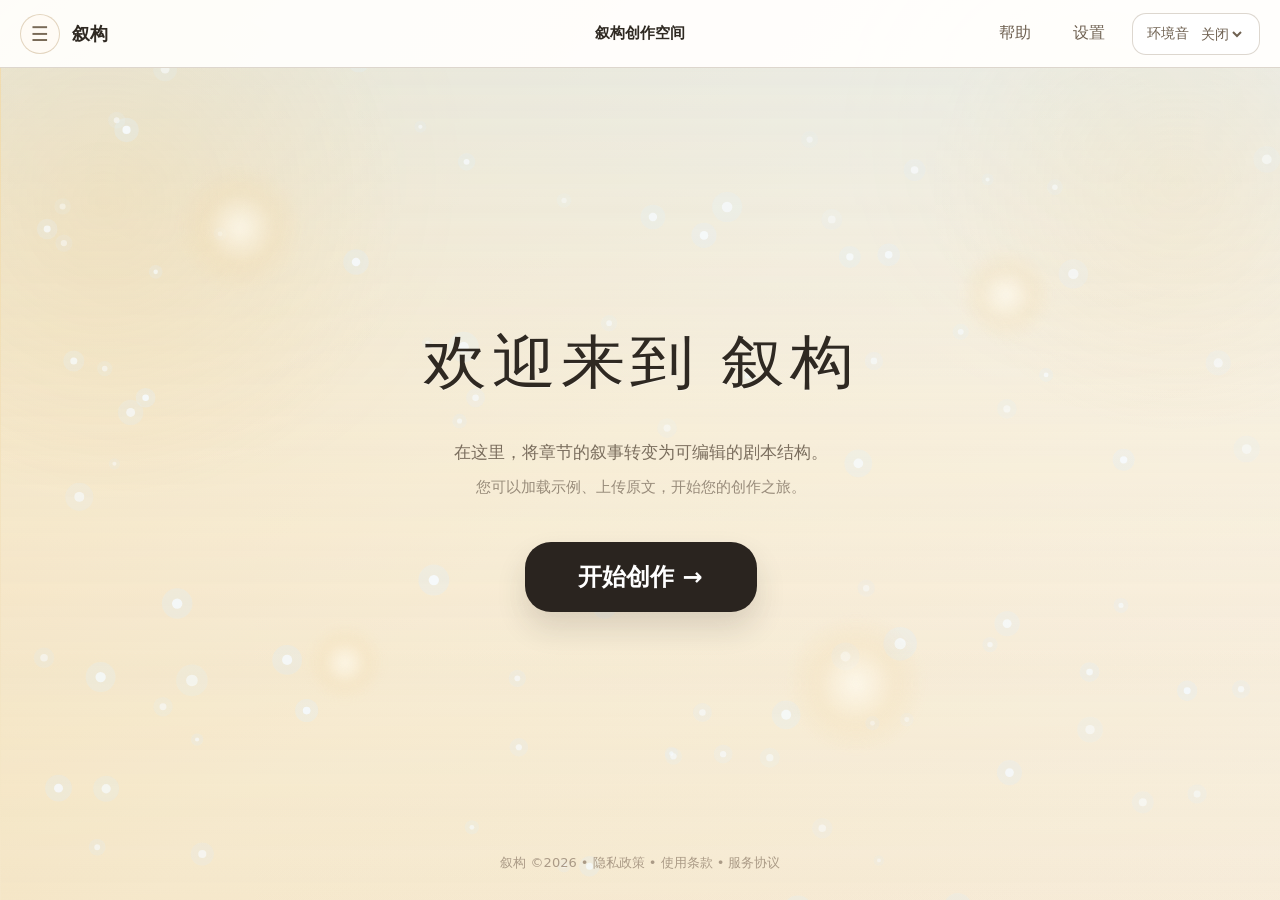
<file: frontend/index.html>
<!DOCTYPE html>
<html lang="zh-CN">
<head>
  <meta charset="UTF-8">
  <meta name="viewport" content="width=device-width, initial-scale=1.0">
  <title>叙构 | 欢迎页</title>
  <link rel="stylesheet" href="styles.css?v=20260607f">
</head>
<body>
  <div class="welcome-shell">
    <header class="welcome-topbar">
      <div class="topbar-left">
        <button type="button" class="menu-toggle" id="openSidebarBtn" aria-label="切换记忆栏">☰</button>
        <span class="brand-mark">叙构</span>
      </div>
      <div class="topbar-center">叙构创作空间</div>
      <div class="topbar-right">
        <button type="button" class="ghost-chip">帮助</button>
        <button type="button" class="ghost-chip">设置</button>
        <label class="noise-control" for="noiseSelect">
          <span>环境音</span>
          <select id="noiseSelect" aria-label="环境音选择">
            <option value="off" selected>关闭</option>
            <option value="fireplace">篝火</option>
            <option value="rain">雨声</option>
          </select>
        </label>
      </div>
    </header>

    <main class="welcome-stage">
      <aside class="memory-sidebar" id="memorySidebar" aria-label="记忆侧栏">
        <div class="memory-sidebar-header">
          <h2>对话记忆</h2>
          <button type="button" class="icon-button" id="closeSidebarBtn" aria-label="收起记忆栏">−</button>
        </div>

        <div class="memory-list-wrapper">
          <div class="memory-list" id="memoryList"></div>
        </div>
      </aside>

      <section class="welcome-panel" id="welcomePanel">
        <canvas class="snow-canvas" id="snowCanvas" aria-hidden="true"></canvas>
        <div class="floating-orbs" aria-hidden="true">
          <span class="orb orb-one"></span>
          <span class="orb orb-two"></span>
          <span class="orb orb-three"></span>
          <span class="orb orb-four"></span>
        </div>
        <div class="welcome-copy">
          <h1 class="hero-title">欢迎来到 叙构</h1>
          <p>
            在这里，将章节的叙事转变为可编辑的剧本结构。<br>
            <span class="hero-subline">您可以加载示例、上传原文，开始您的创作之旅。</span>
          </p>
          <button type="button" class="start-button" id="startCreateBtn">开始创作 →</button>
        </div>

        <footer class="welcome-footer">叙构 ©2026 • 隐私政策 • 使用条款 • 服务协议</footer>
      </section>
    </main>
  </div>

  <div class="modal-backdrop notebook-modal-backdrop" id="createNotebookModal" hidden>
    <div class="notebook-modal-card" role="dialog" aria-modal="true" aria-labelledby="createNotebookModalTitle">
      <button type="button" class="modal-close notebook-modal-close" id="closeNotebookModalBtn" aria-label="关闭创建笔记本弹窗">×</button>
      <div class="notebook-modal-header">
        <p class="modal-kicker">Create</p>
        <h2 id="createNotebookModalTitle">创建新笔记本</h2>
      </div>

      <form class="notebook-modal-form" id="createNotebookForm">
        <label class="notebook-field-group" for="notebookTitleInput">
          <span class="notebook-field-label">笔记本名称</span>
          <input
            id="notebookTitleInput"
            name="title"
            type="text"
            maxlength="80"
            placeholder="例如：长篇世界观设定"
            required
          >
        </label>

        <label class="notebook-field-group" for="notebookDescriptionInput">
          <span class="notebook-field-label">笔记本说明</span>
          <textarea
            id="notebookDescriptionInput"
            name="description"
            rows="6"
            maxlength="240"
            placeholder="补充这个笔记本的用途、当前进度或写作方向。"
          ></textarea>
        </label>

        <p class="notebook-form-message" id="createNotebookMessage" hidden></p>

        <button type="submit" class="notebook-submit-btn" id="submitNotebookBtn">创建笔记本</button>
      </form>
    </div>
  </div>

  <script src="audio-player.js?v=20260607e"></script>
  <script src="app.js?v=20260607f"></script>
</body>
</html>
</file>
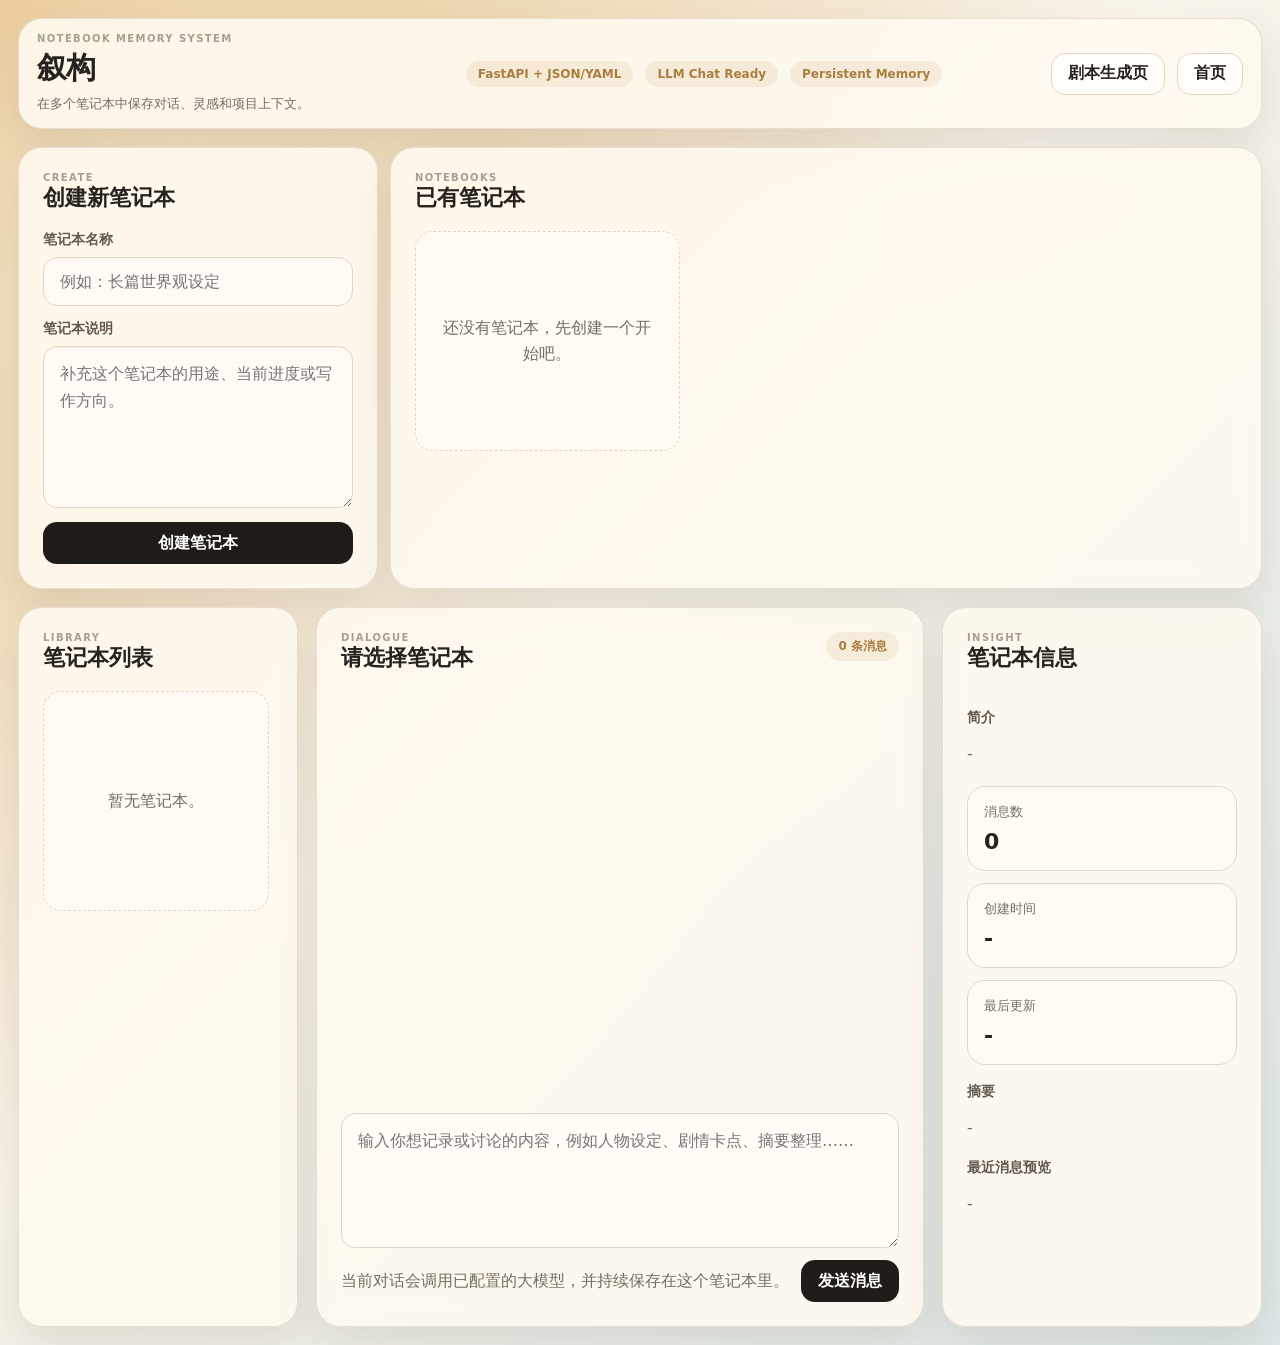
<file: frontend/notebook.html>
<!DOCTYPE html>
<html lang="zh-CN">
<head>
  <meta charset="UTF-8">
  <meta name="viewport" content="width=device-width, initial-scale=1.0">
  <title>叙构 | 多笔记本记忆系统</title>
  <link rel="stylesheet" href="notebook-styles.css?v=20260607g">
</head>
<body>
  <div class="page-shell">
    <header class="topbar">
      <div class="brand-block">
        <p class="eyebrow">Notebook Memory System</p>
        <h1>叙构</h1>
        <p class="brand-subtitle">在多个笔记本中保存对话、灵感和项目上下文。</p>
      </div>

      <div class="topbar-center">
        <span class="topbar-pill">FastAPI + JSON/YAML</span>
        <span class="topbar-pill">LLM Chat Ready</span>
        <span class="topbar-pill">Persistent Memory</span>
      </div>

      <div class="top-actions">
        <button type="button" class="btn secondary" id="scriptGeneratorBtn">剧本生成页</button>
        <button type="button" class="btn secondary" id="homeBtn">首页</button>
      </div>
    </header>

    <main class="app-main">
      <section class="home-view" id="homeView">
        <section class="panel hero-panel">
          <div class="summary-stats">
            <article class="summary-card">
              <span>笔记本数</span>
              <strong id="homeNotebookCount">0</strong>
            </article>
            <article class="summary-card">
              <span>消息总数</span>
              <strong id="homeMessageCount">0</strong>
            </article>
            <article class="summary-card">
              <span>最近更新</span>
              <strong id="homeUpdatedAt">-</strong>
            </article>
          </div>
        </section>

        <div class="home-grid">
          <section class="panel create-panel">
            <div class="panel-heading">
              <div>
                <p class="section-kicker">Create</p>
                <h2>创建新笔记本</h2>
              </div>
            </div>

            <form id="createNotebookForm" class="stack-form">
              <label class="field-group">
                <span class="field-label">笔记本名称</span>
                <input id="notebookTitleInput" name="title" type="text" maxlength="80" placeholder="例如：长篇世界观设定">
              </label>

              <label class="field-group">
                <span class="field-label">笔记本说明</span>
                <textarea id="notebookDescriptionInput" name="description" rows="5" maxlength="240" placeholder="补充这个笔记本的用途、当前进度或写作方向。"></textarea>
              </label>

              <button type="submit" class="btn primary full-width" id="createNotebookBtn">创建笔记本</button>
            </form>
          </section>

          <section class="panel notebooks-panel">
            <div class="panel-heading">
              <div>
                <p class="section-kicker">Notebooks</p>
                <h2>已有笔记本</h2>
              </div>
            </div>

            <div class="notebook-grid" id="homeNotebookGrid"></div>
          </section>
        </div>
      </section>

      <section class="workspace-view" id="workspaceView" hidden>
        <aside class="panel sidebar-panel">
          <div class="panel-heading">
            <div>
              <p class="section-kicker">Library</p>
              <h2>笔记本列表</h2>
            </div>
          </div>

          <div class="sidebar-list" id="sidebarNotebookList"></div>
        </aside>

        <section class="panel chat-panel">
          <div class="panel-heading">
            <div>
              <p class="section-kicker">Dialogue</p>
              <h2 id="chatNotebookTitle">请选择笔记本</h2>
            </div>
            <span class="validation-badge" id="chatMessageCount">0 条消息</span>
          </div>

          <div class="chat-stream" id="chatStream"></div>

          <form id="chatComposerForm" class="composer-panel">
            <textarea id="chatInput" rows="4" placeholder="输入你想记录或讨论的内容，例如人物设定、剧情卡点、摘要整理……"></textarea>
            <div class="composer-actions">
              <span class="muted">当前对话会调用已配置的大模型，并持续保存在这个笔记本里。</span>
              <button type="submit" class="btn primary" id="sendMessageBtn">发送消息</button>
            </div>
          </form>
        </section>

        <aside class="panel summary-panel">
          <div class="panel-heading">
            <div>
              <p class="section-kicker">Insight</p>
              <h2>笔记本信息</h2>
            </div>
          </div>

          <div class="summary-block">
            <span class="field-label">简介</span>
            <p class="muted" id="summaryDescription">-</p>
          </div>

          <div class="summary-stats" id="summaryStats">
            <article class="summary-card">
              <span>消息数</span>
              <strong id="summaryMessageCount">0</strong>
            </article>
            <article class="summary-card">
              <span>创建时间</span>
              <strong id="summaryCreatedAt">-</strong>
            </article>
            <article class="summary-card">
              <span>最后更新</span>
              <strong id="summaryUpdatedAt">-</strong>
            </article>
          </div>

          <div class="summary-block">
            <span class="field-label">摘要</span>
            <p class="muted" id="summaryText">-</p>
          </div>

          <div class="summary-block">
            <span class="field-label">最近消息预览</span>
            <p class="muted" id="summaryLastMessage">-</p>
          </div>
        </aside>
      </section>
    </main>
  </div>

  <script src="audio-player.js?v=20260607g"></script>
  <script src="notebook-app.js?v=20260607g"></script>
</body>
</html>
</file>
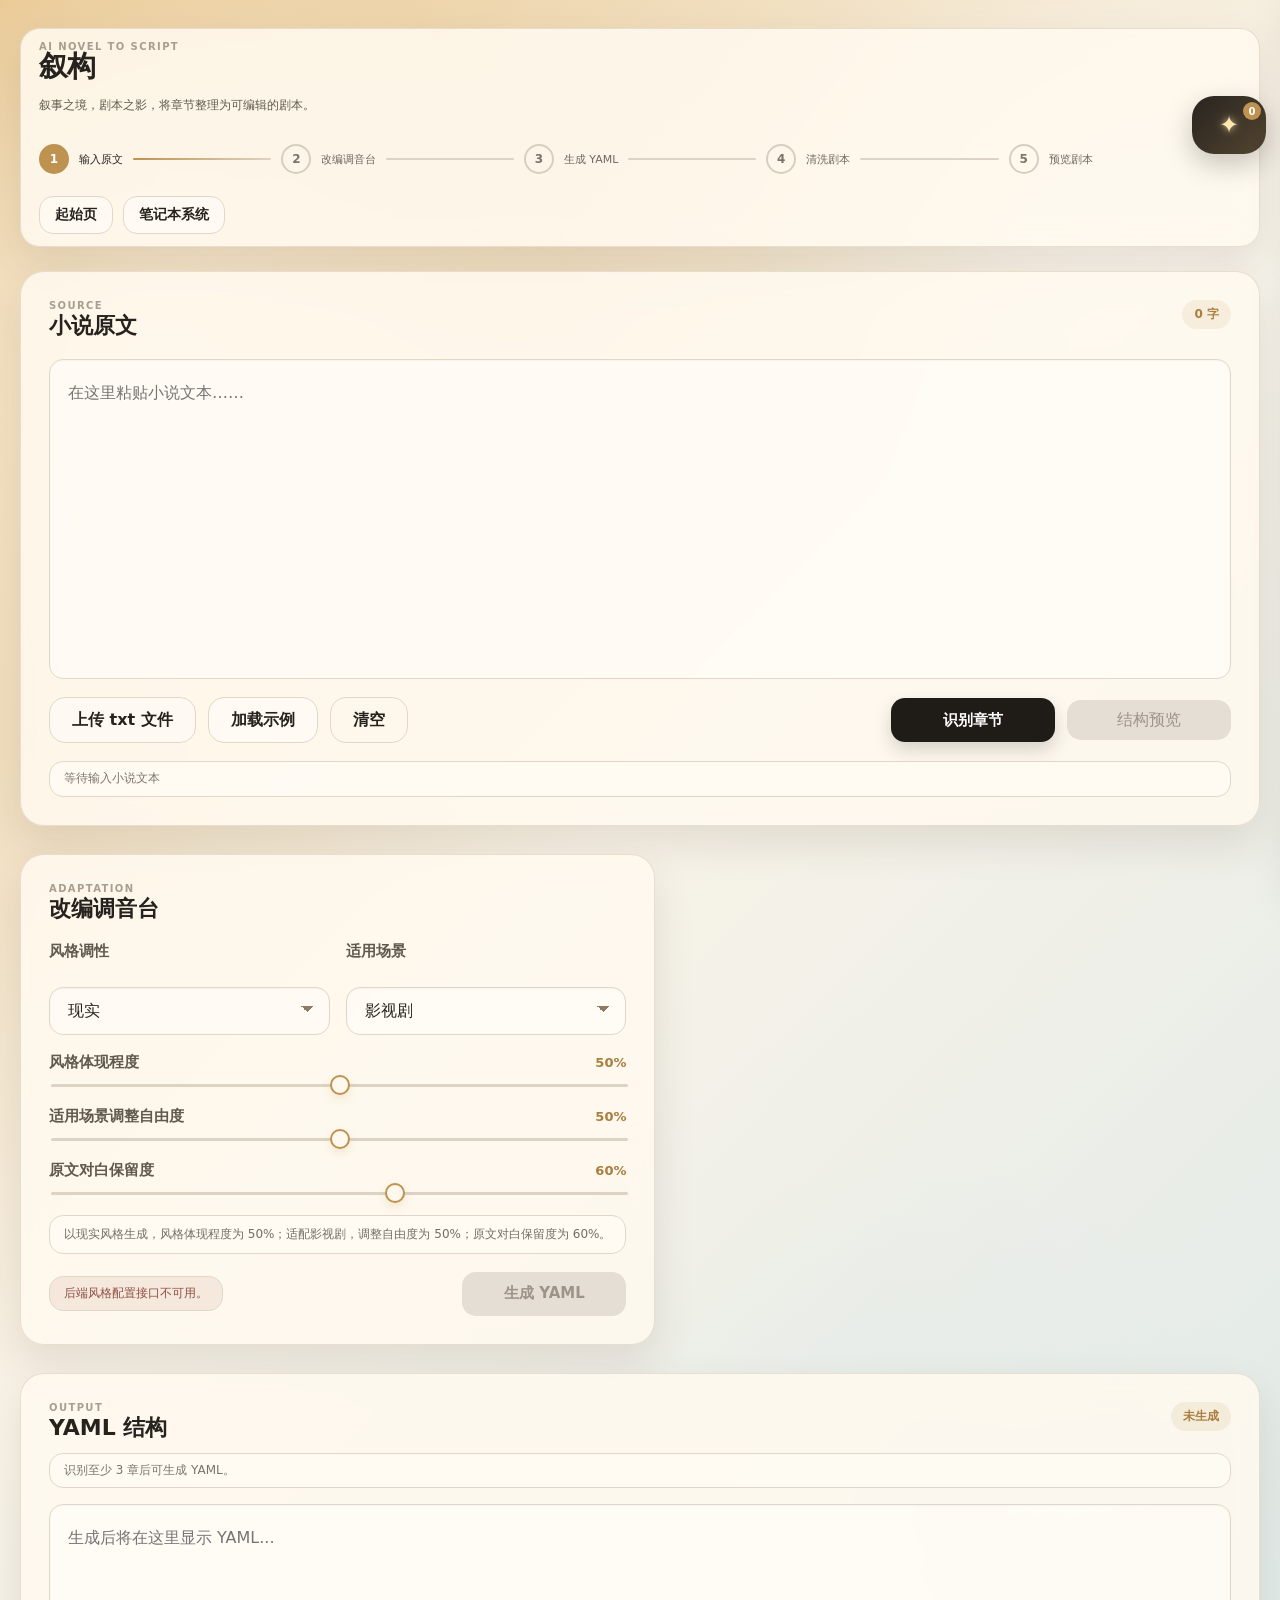
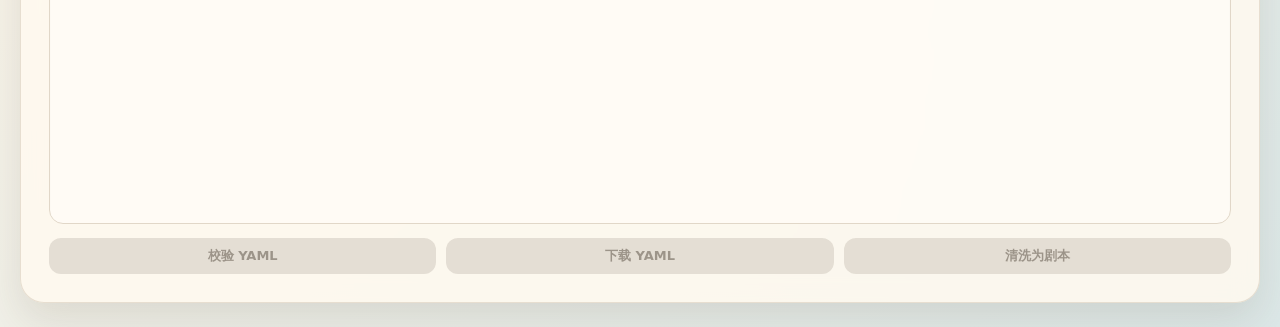
<file: frontend/script.html>
<!DOCTYPE html>
<html lang="zh-CN">
<head>
  <meta charset="UTF-8">
  <meta name="viewport" content="width=device-width, initial-scale=1.0">
  <title>叙构 | AI 小说转剧本工具</title>
  <link rel="stylesheet" href="script-styles.css?v=20260607j">
</head>
<body>
  <div class="page-shell">
    <header class="topbar">
      <div class="brand-block">
        <div class="brand-mark">
          <p class="eyebrow">AI Novel To Script</p>
          <h1>叙构</h1>
        </div>
        <p class="brand-subtitle">叙事之境，剧本之影，将章节整理为可编辑的剧本。</p>
      </div>

      <ol class="progress-steps" id="progressSteps" aria-label="流程进度">
        <li class="progress-step active" data-step="1">
          <span class="step-circle">1</span>
          <span class="step-label">输入原文</span>
        </li>
        <li class="progress-step" data-step="2">
          <span class="step-circle">2</span>
          <span class="step-label">改编调音台</span>
        </li>
        <li class="progress-step" data-step="3">
          <span class="step-circle">3</span>
          <span class="step-label">生成 YAML</span>
        </li>
        <li class="progress-step" data-step="4">
          <span class="step-circle">4</span>
          <span class="step-label">清洗剧本</span>
        </li>
        <li class="progress-step" data-step="5">
          <span class="step-circle">5</span>
          <span class="step-label">预览剧本</span>
        </li>
      </ol>

      <nav class="top-actions" aria-label="顶部操作">
        <button type="button" class="btn secondary" id="openStartPageBtn">起始页</button>
        <button type="button" class="btn secondary" id="openNotebookPageBtn">笔记本系统</button>
      </nav>
    </header>

    <main class="workspace">
      <section class="panel input-panel" aria-labelledby="inputTitle">
        <div class="panel-heading">
          <div>
            <p class="section-kicker">Source</p>
            <h2 id="inputTitle">小说原文</h2>
          </div>
          <div class="panel-badges">
            <span class="word-count" id="wordCount">0 字</span>
          </div>
        </div>

        <textarea id="novelInput" class="novel-input" placeholder="在这里粘贴小说文本……"></textarea>

        <div class="input-toolbar">
          <div class="input-actions">
            <label class="file-button" for="txtUpload">上传 txt 文件</label>
            <input type="file" id="txtUpload" accept=".txt,text/plain">
            <button type="button" class="btn secondary" id="panelLoadExampleBtn">加载示例</button>
            <button type="button" class="btn ghost" id="clearTextBtn">清空</button>
          </div>
          <div class="inline-actions">
            <button type="button" class="btn primary action-wide" id="parseChaptersBtn">识别章节</button>
            <button type="button" class="btn disabled-action action-wide" id="openStructureBtn" aria-disabled="true" disabled>结构预览</button>
          </div>
        </div>

        <div class="status-line info" id="inputStatus">等待输入小说文本</div>
      </section>

      <div class="center-column">
        <section class="panel style-panel" aria-labelledby="adaptationTitle">
          <div class="panel-heading">
            <div>
              <p class="section-kicker">Adaptation</p>
              <h2 id="adaptationTitle">改编调音台</h2>
            </div>
          </div>

          <div class="style-selectors">
            <div class="selector-group">
              <label for="toneSelect" class="field-label">风格调性</label>
              <select id="toneSelect" aria-label="风格调性选择"></select>
            </div>

            <div class="selector-group">
              <label for="mediumSelect" class="field-label">适用场景</label>
              <select id="mediumSelect" aria-label="适用场景选择"></select>
            </div>
          </div>

          <div id="styleParameters" class="style-parameters">
            <div class="parameter-group">
              <div class="parameter-head">
                <label for="toneIntensity" class="field-label">风格体现程度</label>
                <span id="toneIntensityValue" class="parameter-value">50%</span>
              </div>
              <input type="range" id="toneIntensity" min="0" max="100" value="50" aria-label="风格体现程度">
            </div>

            <div class="parameter-group">
              <div class="parameter-head">
                <label for="adaptationDegree" class="field-label">适用场景调整自由度</label>
                <span id="adaptationDegreeValue" class="parameter-value">50%</span>
              </div>
              <input type="range" id="adaptationDegree" min="0" max="100" value="50" aria-label="适用场景调整自由度">
            </div>

            <div class="parameter-group">
              <div class="parameter-head">
                <label for="dialoguePreservationDegree" class="field-label">原文对白保留度</label>
                <span id="dialoguePreservationDegreeValue" class="parameter-value">60%</span>
              </div>
              <input type="range" id="dialoguePreservationDegree" min="0" max="100" value="60" aria-label="原文对白保留度">
            </div>
          </div>

          <div id="adaptationSummary" class="adaptation-summary">
            <p id="adaptationSummaryText" class="muted"></p>
          </div>

          <div class="panel-footer">
            <div id="backendStatus" class="backend-status info" hidden>后端风格配置接口已连接。</div>
            <button type="button" class="btn primary action-wide disabled-action" id="generateYamlBtn" aria-disabled="true" disabled>生成 YAML</button>
          </div>
        </section>
      </div>

      <section class="panel output-panel" aria-labelledby="yamlTitle">
        <div class="panel-heading">
          <div>
            <p class="section-kicker">Output</p>
            <h2 id="yamlTitle">YAML 结构</h2>
          </div>
          <span class="validation-badge" id="yamlStatusBadge">未生成</span>
        </div>

        <div class="yaml-message info" id="yamlMessage">识别至少 3 章后可生成 YAML。</div>
        <textarea id="yamlOutput" class="yaml-output" placeholder="生成后将在这里显示 YAML..."></textarea>

        <div class="output-actions">
          <button type="button" class="btn disabled-action" id="validateYamlButton" aria-disabled="true" disabled>校验 YAML</button>
          <button type="button" class="btn disabled-action" id="downloadYamlButton" aria-disabled="true" disabled>下载 YAML</button>
          <button type="button" class="btn disabled-action" id="renderScriptButton" aria-disabled="true" disabled>清洗为剧本</button>
        </div>

        <section class="yaml-validation-panel" id="yamlValidationPanel" hidden aria-live="polite">
          <div class="validation-summary-row">
            <strong id="validationStatusText">尚未校验</strong>
            <span class="validation-badge" id="validationValidBadge">-</span>
          </div>
          <div class="validation-metrics" id="validationMetrics"></div>
          <div class="validation-issues" id="validationIssues"></div>
        </section>

      </section>
    </main>
  </div>

  <div class="modal-backdrop" id="readableScriptModal" hidden>
    <div class="script-paper readable-script-paper" role="dialog" aria-modal="true" aria-labelledby="readableScriptTitle">
      <button type="button" class="modal-close" id="closeReadableScriptBtn" aria-label="关闭清洗剧本">×</button>
      <div class="modal-header">
        <p class="section-kicker">Readable Script</p>
        <div class="readable-script-header">
          <h2 id="readableScriptTitle">清洗剧本</h2>
          <span id="readableScriptMeta">尚未渲染</span>
        </div>
      </div>
      <div class="modal-body readable-script-modal-body">
        <div class="partial-render-controls readable-script-controls">
          <select id="partialRenderTargetSelect" aria-label="选择局部重渲染范围">
            <option value="">选择要重渲染的幕或场</option>
          </select>
          <button type="button" class="btn secondary disabled-action" id="partialRenderButton" aria-disabled="true" disabled>局部重渲染</button>
        </div>
        <div class="partial-render-status info" id="partialRenderStatus" hidden>选择幕或场后，可仅重渲染该部分。</div>
        <textarea id="readableScriptOutput" class="readable-script-output" readonly placeholder="点击“清洗为剧本”后，将在这里显示可复制的剧本文本。"></textarea>
        <div class="readable-script-actions">
          <button type="button" class="btn secondary disabled-action" id="openPreviewFromReadableBtn" aria-disabled="true" disabled>预览最终剧本</button>
        </div>
      </div>
    </div>
  </div>

  <div class="modal-backdrop" id="previewModal" hidden>
    <div class="script-paper final-script-paper" role="dialog" aria-modal="true" aria-labelledby="previewTitle">
      <button type="button" class="modal-close" id="closePreviewBtn" aria-label="关闭预览">×</button>
      <div class="modal-header">
        <p class="section-kicker">Preview</p>
        <h2 id="previewTitle">稿纸预览</h2>
      </div>
      <div class="modal-body final-script-body">
        <textarea id="finalScriptTextarea" class="final-script-textarea" placeholder="可在这里编辑最终剧本文本。"></textarea>
        <p class="final-script-status" id="finalScriptStatus">编辑后点击“确认最终剧本”，保存为 Word 导出的文本来源。</p>
        <div class="final-script-actions">
          <button type="button" class="btn secondary disabled-action word-export-button" id="exportWordButton" aria-disabled="true" disabled>导出 Word</button>
          <button type="button" class="btn primary" id="confirmFinalScriptButton">确认最终剧本</button>
        </div>
      </div>
    </div>
  </div>

  <div class="modal-backdrop" id="structureModal" hidden>
    <div class="script-paper structure-paper" role="dialog" aria-modal="true" aria-labelledby="structureModalTitle">
      <button type="button" class="modal-close" id="closeStructureBtn" aria-label="关闭结构预览">×</button>
      <div class="modal-header">
        <p class="section-kicker">Structure</p>
        <h2 id="structureModalTitle">结构预览</h2>
      </div>
      <div class="modal-body structure-modal-body">
        <div class="structure-tabs" role="tablist" aria-label="结构预览标签">
          <button type="button" class="structure-tab active" data-structure-tab="chapters" aria-selected="true">章节</button>
          <button type="button" class="structure-tab" data-structure-tab="characters" aria-selected="false">人物</button>
          <button type="button" class="structure-tab" data-structure-tab="summary" aria-selected="false">概览</button>
        </div>

        <div class="structure-panel-body">
          <section class="structure-view active" id="chaptersView">
            <div class="chapter-stats">
              <div class="stat-card">
                <span class="stat-label">识别章节数</span>
                <strong id="chapterCount">0</strong>
              </div>
              <div class="stat-card neutral" id="chapterRequirement">
                <span class="stat-label">状态</span>
                <strong id="chapterRequirementText">尚未识别章节</strong>
              </div>
            </div>
            <div class="chapter-message info" id="chapterMessage">输入小说文本后点击“识别章节”。</div>
            <div class="chapter-list" id="chapterList">
              <div class="empty-state">暂无章节结果</div>
            </div>
          </section>

          <section class="structure-view" id="charactersView" hidden>
            <div class="characters-table" id="charactersTable" hidden>
              <h3>人物表</h3>
              <div id="charactersList"></div>
            </div>
            <div class="empty-state" id="charactersEmptyState">生成 YAML 后，将在这里展示人物表。</div>
          </section>

          <section class="structure-view" id="summaryView" hidden>
            <div class="script-summary" id="scriptSummary" hidden>
              <div class="summary-item">
                <span>章节数</span>
                <strong id="summaryChapterCount">0</strong>
              </div>
              <div class="summary-item">
                <span>场景数</span>
                <strong id="summarySceneCount">0</strong>
              </div>
              <div class="summary-item">
                <span>人物数</span>
                <strong id="summaryCharacterCount">0</strong>
              </div>
              <div class="summary-item">
                <span>覆盖率</span>
                <strong id="summaryCoverageRate">-</strong>
              </div>
            </div>
            <div class="empty-state" id="summaryEmptyState">识别章节后，将在这里展示结构概览。</div>
          </section>
        </div>
      </div>
    </div>
  </div>

  <div class="chat-drawer" id="chatDrawer">
    <div class="chat-drawer-header">
      <div class="chat-drawer-title">
        <p class="section-kicker">Dialogue</p>
        <h3>AI 创作助理</h3>
      </div>
      <button type="button" class="drawer-close" id="closeChatBtn">×</button>
    </div>

    <div class="chat-drawer-body">
      <div class="chat-stream" id="chatStream">
        <div class="empty-state">尚未开始对话</div>
      </div>
    </div>

    <div class="chat-drawer-footer">
      <form id="chatComposerForm" class="drawer-composer">
        <textarea id="chatInput" placeholder="基于当前剧本内容提问..." rows="3"></textarea>
        <button type="submit" class="btn primary btn-sm" id="sendMessageBtn">发送</button>
      </form>
    </div>
  </div>

  <button type="button" class="floating-chat-trigger" id="openChatBtn" hidden aria-label="打开 AI 创作助理">
    <span class="chat-icon chat-icon-star">✦</span>
    <span class="chat-badge" id="chatBadge" hidden>0</span>
  </button>

  <script src="audio-player.js?v=20260607d"></script>
  <script src="script-app.js?v=20260607j"></script>
</body>
</html>
</file>
<file: frontend/styles.css>
:root {
  color-scheme: light;
  font-family: "PingFang SC", "Microsoft YaHei", system-ui, -apple-system, BlinkMacSystemFont, sans-serif;
  --bg-gradient: linear-gradient(135deg, #f1dcaf 0%, #f6ead0 48%, #f7efe1 100%);
  --panel-bg: rgba(255, 249, 240, 0.88);
  --panel-strong: rgba(255, 252, 247, 0.96);
  --border: rgba(202, 177, 138, 0.34);
  --text: #2f2922;
  --text-secondary: #7a6d5d;
  --text-muted: #aa9a86;
  --shadow: 0 18px 38px rgba(114, 84, 42, 0.1);
  --button-dark: #2a241f;
  --button-dark-hover: #1f1a16;
  --radius-xl: 28px;
  --radius-lg: 22px;
  --radius-md: 18px;
  --radius-sm: 14px;
}

* {
  box-sizing: border-box;
}

body {
  margin: 0;
  height: 100vh;
  overflow: hidden;
  color: var(--text);
  background: var(--bg-gradient);
}

body::before {
  content: "";
  position: fixed;
  inset: 0;
  pointer-events: none;
  opacity: 0.22;
  background:
    radial-gradient(circle at 12% 20%, rgba(229, 178, 89, 0.24), transparent 24%),
    radial-gradient(circle at 86% 16%, rgba(232, 193, 112, 0.2), transparent 20%),
    linear-gradient(180deg, rgba(255, 251, 239, 0.12), rgba(243, 220, 173, 0.08));
}

button,
select {
  font: inherit;
}

button {
  border: 0;
}

.welcome-shell {
  position: relative;
  z-index: 1;
  height: 100vh;
  display: grid;
  grid-template-rows: 68px minmax(0, 1fr);
}

.welcome-topbar {
  display: grid;
  grid-template-columns: 1fr auto 1fr;
  align-items: center;
  height: 68px;
  padding: 0 20px;
  border-bottom: 1px solid rgba(210, 201, 190, 0.75);
  background: rgba(255, 255, 255, 0.92);
}

.topbar-left,
.topbar-right {
  display: flex;
  align-items: center;
  gap: 12px;
}

.topbar-center {
  justify-self: center;
  font-size: 15px;
  font-weight: 600;
}

.topbar-right {
  justify-self: end;
}

.menu-toggle,
.brand-mark,
.icon-button {
  display: inline-flex;
  align-items: center;
  justify-content: center;
}

.menu-toggle,
.icon-button {
  width: 40px;
  height: 40px;
  border: 1px solid rgba(216, 198, 171, 0.72);
  border-radius: 999px;
  background: rgba(255, 251, 245, 0.92);
  color: #796a57;
  cursor: pointer;
}

.menu-toggle {
  font-size: 20px;
}

.icon-button {
  font-size: 18px;
}

.brand-mark {
  font-size: 18px;
  font-weight: 700;
}

.ghost-chip {
  display: inline-flex;
  align-items: center;
  justify-content: center;
  min-height: 42px;
  padding: 0 14px;
  border: 1px solid transparent;
  border-radius: 14px;
  background: transparent;
  color: #6f6151;
  cursor: pointer;
}

.noise-control {
  display: inline-flex;
  align-items: center;
  gap: 8px;
  min-height: 42px;
  padding: 0 14px;
  border: 1px solid rgba(218, 211, 202, 0.9);
  border-radius: 14px;
  background: rgba(255, 255, 255, 0.9);
  color: #6f6151;
  font-size: 14px;
}

.noise-control select {
  border: 0;
  background: transparent;
  color: inherit;
  outline: none;
}

.welcome-stage {
  display: flex;
  min-height: 0;
}

.memory-sidebar {
  width: 360px;
  overflow: hidden;
  display: flex;
  flex-direction: column;
  background: linear-gradient(180deg, rgba(255, 248, 236, 0.94), rgba(247, 239, 225, 0.92));
  border-right: 1px solid rgba(207, 188, 157, 0.45);
  transition: width 0.28s ease, opacity 0.22s ease;
}

.memory-sidebar:not(.open) {
  width: 0;
  opacity: 0;
  pointer-events: none;
}

.memory-sidebar-header,
.memory-list-wrapper {
  padding: 28px 28px 0;
}

.memory-sidebar-header {
  display: flex;
  align-items: center;
  justify-content: space-between;
}

.memory-sidebar-header h2,
.hero-title,
.memory-item h3,
.memory-item p {
  margin: 0;
}

.memory-sidebar-header h2 {
  font-size: 16px;
  font-weight: 600;
}

.create-memory-btn,
.start-button {
  display: inline-flex;
  align-items: center;
  justify-content: center;
  padding: 0 28px;
  border-radius: 26px;
  background: var(--button-dark);
  box-shadow: 0 16px 30px rgba(41, 33, 26, 0.14);
  color: #fff;
  cursor: pointer;
  font-weight: 700;
  transition:
    transform 0.22s ease,
    opacity 0.22s ease,
    background 0.22s ease,
    box-shadow 0.22s ease;
}

.create-memory-btn {
  width: calc(100% - 56px);
  min-height: 58px;
  margin: 18px 28px 0;
  font-size: 16px;
}

.create-memory-btn:hover,
.start-button:hover {
  background: var(--button-dark-hover);
}

.start-button:hover {
  transform: scale(1.05);
  opacity: 0.82;
  box-shadow: 0 20px 34px rgba(41, 33, 26, 0.1);
}

.memory-list-wrapper {
  flex: 1 1 auto;
  min-height: 0;
}

.memory-list {
  display: grid;
  gap: 16px;
  height: 100%;
  overflow: auto;
  padding: 0 0 24px;
}

.memory-item {
  display: grid;
  gap: 10px;
  padding: 8px 6px 14px;
  border-bottom: 1px solid rgba(213, 196, 170, 0.34);
  cursor: pointer;
  transition: background 0.18s ease;
}

.memory-item:hover {
  background: rgba(255, 251, 244, 0.72);
}

.memory-item.is-active {
  background: rgba(255, 251, 244, 0.78);
}

.memory-item h3 {
  font-size: 14px;
  line-height: 1.45;
}

.memory-time,
.memory-meta {
  color: var(--text-secondary);
  font-size: 14px;
  line-height: 1.55;
}

.welcome-panel {
  position: relative;
  display: flex;
  flex: 1 1 auto;
  min-height: 0;
  flex-direction: column;
  justify-content: center;
  align-items: center;
  padding: 24px;
}

.welcome-panel::before {
  content: "";
  position: absolute;
  inset: 0;
  background:
    radial-gradient(circle at 8% 16%, rgba(232, 184, 92, 0.2), transparent 22%),
    radial-gradient(circle at 92% 14%, rgba(238, 197, 112, 0.16), transparent 18%),
    linear-gradient(180deg, rgba(255, 248, 232, 0.24), rgba(244, 223, 182, 0.14));
  pointer-events: none;
}

.welcome-copy,
.welcome-footer,
.floating-orbs,
.snow-canvas {
  position: relative;
  z-index: 1;
}

.snow-canvas {
  position: absolute;
  inset: 0;
  width: 100%;
  height: 100%;
  pointer-events: none;
  z-index: 0;
  opacity: 1;
  mix-blend-mode: screen;
}

.floating-orbs {
  position: absolute;
  inset: 0;
  pointer-events: none;
  overflow: hidden;
  z-index: 1;
}

.orb {
  position: absolute;
  border-radius: 50%;
  background: radial-gradient(circle, rgba(255, 251, 240, 0.92) 0%, rgba(244, 217, 167, 0.28) 42%, rgba(244, 217, 167, 0) 78%);
  filter: blur(4px);
  opacity: 0.78;
  animation: orbFloat 9s ease-in-out infinite;
}

.orb-one {
  top: 12%;
  left: 14%;
  width: 120px;
  height: 120px;
  animation-duration: 8s;
}

.orb-two {
  top: 22%;
  right: 18%;
  width: 88px;
  height: 88px;
  animation-delay: -3s;
  animation-duration: 10s;
}

.orb-three {
  bottom: 24%;
  left: 24%;
  width: 74px;
  height: 74px;
  animation-delay: -6s;
  animation-duration: 7.5s;
}

.orb-four {
  right: 28%;
  bottom: 18%;
  width: 132px;
  height: 132px;
  animation-delay: -8s;
  animation-duration: 11s;
}

.welcome-copy {
  display: grid;
  justify-items: center;
  gap: 24px;
  text-align: center;
  max-width: 760px;
  margin-top: -28px;
  z-index: 2;
}

.hero-title {
  font-family: "STKaiti", "Kaiti SC", "KaiTi", "Songti SC", "Noto Serif SC", "Source Han Serif SC", serif;
  font-size: clamp(48px, 5vw, 72px);
  line-height: 1.08;
  font-weight: 400;
  letter-spacing: 0.08em;
  text-shadow: 0 1px 0 rgba(255, 255, 255, 0.35);
  transform: scaleY(0.9);
  transform-origin: center;
  animation: titleFloat 4.8s ease-in-out infinite;
}

.welcome-copy p {
  max-width: 640px;
  color: var(--text-secondary);
  font-size: 17px;
  line-height: 1.75;
}

.hero-subline {
  display: inline-block;
  margin-top: 6px;
  color: rgba(122, 109, 93, 0.76);
  font-size: 15px;
}

.start-button {
  min-width: 232px;
  min-height: 70px;
  font-size: 24px;
}

.welcome-footer {
  position: absolute;
  bottom: 28px;
  color: var(--text-muted);
  font-size: 13px;
  z-index: 2;
}

.modal-backdrop {
  position: fixed;
  inset: 0;
  z-index: 30;
  display: flex;
  align-items: center;
  justify-content: center;
  padding: 20px;
  background: rgba(54, 41, 26, 0.18);
  backdrop-filter: blur(6px);
}

.notebook-modal-backdrop[hidden] {
  display: none;
}

.notebook-modal-card {
  position: relative;
  width: min(100%, 540px);
  padding: 28px 28px 26px;
  border: 1px solid rgba(213, 196, 170, 0.54);
  border-radius: 26px;
  background: linear-gradient(180deg, rgba(255, 250, 242, 0.98), rgba(251, 244, 230, 0.97));
  box-shadow: 0 18px 42px rgba(78, 56, 26, 0.14);
}

.notebook-modal-close {
  position: absolute;
  top: 14px;
  right: 14px;
}

.notebook-modal-header {
  display: grid;
  gap: 8px;
  margin-bottom: 20px;
}

.modal-kicker {
  margin: 0;
  color: #b4a28b;
  font-size: 13px;
  font-weight: 700;
  letter-spacing: 0.16em;
  text-transform: uppercase;
}

.notebook-modal-header h2 {
  margin: 0;
  font-family: "STKaiti", "Kaiti SC", "KaiTi", "Songti SC", "Noto Serif SC", "Source Han Serif SC", serif;
  font-size: clamp(26px, 3vw, 38px);
  line-height: 1.08;
  font-weight: 400;
  letter-spacing: 0.06em;
  transform: scaleY(0.96);
  transform-origin: left center;
}

.notebook-modal-form {
  display: grid;
  gap: 18px;
}

.notebook-field-group {
  display: grid;
  gap: 10px;
}

.notebook-field-label {
  font-size: 15px;
  font-weight: 700;
  color: #625646;
}

.notebook-field-group input,
.notebook-field-group textarea {
  width: 100%;
  border: 1px solid rgba(209, 191, 162, 0.8);
  border-radius: 20px;
  background: rgba(255, 253, 249, 0.92);
  color: var(--text);
  font: inherit;
  outline: none;
  box-shadow: inset 0 1px 2px rgba(110, 82, 43, 0.04);
}

.notebook-field-group input {
  min-height: 64px;
  padding: 0 20px;
  font-size: 16px;
  line-height: 1.2;
}

.notebook-field-group textarea {
  min-height: 156px;
  padding: 18px 20px;
  resize: vertical;
  font-size: 17px;
  line-height: 1.55;
}

.notebook-field-group input::placeholder,
.notebook-field-group textarea::placeholder {
  color: rgba(122, 109, 93, 0.72);
  font-size: 16px;
  font-weight: 400;
  letter-spacing: 0.01em;
}

.notebook-field-group input:focus,
.notebook-field-group textarea:focus {
  border-color: rgba(194, 154, 86, 0.84);
  box-shadow: 0 0 0 4px rgba(226, 191, 131, 0.18);
}

.notebook-form-message {
  margin: -4px 0 0;
  font-size: 13px;
  color: #9f5b42;
}

.notebook-form-message.is-error {
  color: #9f5b42;
}

.notebook-submit-btn {
  min-height: 60px;
  border-radius: 20px;
  background: var(--button-dark);
  color: #fff;
  font-size: clamp(18px, 2vw, 24px);
  font-weight: 700;
  cursor: pointer;
  transition: transform 0.2s ease, opacity 0.2s ease, background 0.2s ease;
}

.notebook-submit-btn:hover {
  background: var(--button-dark-hover);
  transform: translateY(-1px);
}

.notebook-submit-btn:disabled {
  cursor: wait;
  opacity: 0.72;
  transform: none;
}

@keyframes titleFloat {
  0%,
  100% {
    transform: translateY(0);
  }

  50% {
    transform: translateY(-6px);
  }
}

@keyframes orbFloat {
  0%,
  100% {
    transform: translate3d(0, 0, 0) scale(0.96);
    opacity: 0.48;
  }

  25% {
    transform: translate3d(10px, -18px, 0) scale(1.08);
    opacity: 0.78;
  }

  50% {
    transform: translate3d(-8px, -30px, 0) scale(1.16);
    opacity: 0.96;
  }

  75% {
    transform: translate3d(14px, -16px, 0) scale(1.04);
    opacity: 0.72;
  }
}

@media (max-width: 1180px) {
  .welcome-stage {
    flex-direction: column;
  }

  .memory-sidebar,
  .memory-sidebar.open {
    width: 100%;
    max-height: 42vh;
  }

  .welcome-panel {
    min-height: 58vh;
  }
}

@media (max-width: 720px) {
  body {
    height: auto;
    overflow: auto;
  }

  .welcome-shell {
    height: auto;
    min-height: 100vh;
    grid-template-rows: auto minmax(0, 1fr);
  }

  .welcome-topbar {
    grid-template-columns: 1fr;
    gap: 10px;
    height: auto;
    padding: 12px 16px;
  }

  .topbar-center,
  .topbar-right {
    justify-self: start;
  }

  .topbar-right {
    flex-wrap: wrap;
  }

  .welcome-panel {
    padding: 20px 18px 64px;
  }

  .welcome-copy {
    margin-top: 0;
  }

  .welcome-copy h1 {
    font-size: 42px;
  }

  .welcome-copy p {
    font-size: 16px;
  }

  .final-script-body {
    padding: 20px;
  }

  .final-script-textarea {
    min-height: 42vh;
  }

  .modal-backdrop {
    padding: 12px;
  }

  .notebook-modal-card {
    width: min(100%, 100%);
    padding: 20px 16px 18px;
    border-radius: 22px;
  }

  .notebook-modal-header h2 {
    font-size: 28px;
  }

  .notebook-field-group input {
    min-height: 58px;
    padding: 0 18px;
    font-size: 18px;
  }

  .notebook-field-group textarea {
    min-height: 144px;
    padding: 16px 18px;
    font-size: 16px;
  }

  .notebook-submit-btn {
    min-height: 54px;
    font-size: 18px;
  }
}
</file>
<file: frontend/notebook-styles.css>
:root {
  color-scheme: light;
  font-family: "PingFang SC", "Microsoft YaHei", system-ui, -apple-system, BlinkMacSystemFont, sans-serif;
  --bg-gradient: linear-gradient(135deg, #e9c892 0%, #f8f3e8 45%, #dce8e8 100%);
  --paper: rgba(255, 250, 239, 0.88);
  --paper-strong: rgba(255, 252, 246, 0.94);
  --input-bg: rgba(255, 252, 246, 0.78);
  --border: #e1d7c8;
  --text: #26231f;
  --text-secondary: #746d61;
  --text-muted: #a79e90;
  --accent: #be9250;
  --accent-dark: #a97e3e;
  --primary: #1f1b16;
  --disabled-bg: #e4ded4;
  --disabled-text: #9c9489;
  --success-bg: rgba(190, 146, 80, 0.14);
  --warning-bg: rgba(233, 200, 146, 0.2);
  --error-bg: rgba(164, 86, 72, 0.12);
  --shadow-card: 0 18px 40px rgba(80, 60, 35, 0.12);
  --radius-lg: 24px;
  --radius-md: 18px;
  --radius-sm: 14px;
  --radius-pill: 999px;
}

* {
  box-sizing: border-box;
}

body {
  margin: 0;
  min-height: 100vh;
  color: var(--text);
  background:
    radial-gradient(circle at 12% 18%, rgba(255, 250, 239, 0.55), transparent 22%),
    radial-gradient(circle at 84% 12%, rgba(255, 255, 255, 0.38), transparent 16%),
    radial-gradient(circle at 72% 78%, rgba(220, 232, 232, 0.42), transparent 20%),
    var(--bg-gradient);
}

body::before {
  content: "";
  position: fixed;
  inset: 0;
  pointer-events: none;
  opacity: 0.18;
  background-image:
    radial-gradient(rgba(110, 92, 65, 0.22) 0.7px, transparent 0.7px),
    radial-gradient(rgba(255, 255, 255, 0.3) 0.9px, transparent 0.9px);
  background-position: 0 0, 18px 18px;
  background-size: 24px 24px, 36px 36px;
}

button,
input,
textarea {
  font: inherit;
}

button {
  border: 0;
}

.page-shell {
  position: relative;
  z-index: 1;
  display: flex;
  min-height: 100vh;
  flex-direction: column;
  gap: 18px;
  padding: 18px;
}

.topbar,
.panel {
  border: 1px solid rgba(225, 215, 200, 0.8);
  border-radius: var(--radius-lg);
  background: var(--paper);
  box-shadow: var(--shadow-card);
  backdrop-filter: blur(12px);
}

.topbar {
  display: grid;
  grid-template-columns: minmax(240px, 320px) 1fr auto;
  gap: 18px;
  align-items: center;
  padding: 14px 18px;
}

.brand-block,
.topbar-center,
.top-actions,
.hero-metrics,
.home-grid,
.sidebar-actions,
.composer-actions,
.summary-stats {
  display: flex;
  gap: 12px;
}

.brand-block {
  flex-direction: column;
  gap: 4px;
}

.topbar-center,
.top-actions,
.hero-metrics,
.summary-stats {
  flex-wrap: wrap;
  align-items: center;
}

.topbar-center {
  justify-content: center;
}

.brand-block h1,
.brand-block p,
.panel h2,
.panel p {
  margin: 0;
}

.brand-block h1 {
  font-size: 30px;
  letter-spacing: -0.04em;
}

.brand-subtitle,
.muted {
  color: var(--text-secondary);
  line-height: 1.65;
}

.brand-subtitle {
  font-size: 13px;
}

.eyebrow,
.section-kicker {
  color: var(--text-muted);
  font-size: 10px;
  font-weight: 700;
  letter-spacing: 0.14em;
  text-transform: uppercase;
}

.topbar-pill,
.validation-badge {
  display: inline-flex;
  align-items: center;
  justify-content: center;
  border-radius: var(--radius-pill);
  background: rgba(190, 146, 80, 0.12);
  color: var(--accent-dark);
  padding: 6px 12px;
  font-size: 12px;
  font-weight: 700;
}

.btn {
  display: inline-flex;
  min-height: 42px;
  align-items: center;
  justify-content: center;
  border: 1px solid var(--border);
  border-radius: 14px;
  background: rgba(255, 255, 255, 0.45);
  color: var(--text);
  padding: 0 16px;
  cursor: pointer;
  transition: transform 0.18s ease, box-shadow 0.18s ease, background 0.18s ease;
}

.btn:hover {
  background: rgba(255, 252, 246, 0.92);
  box-shadow: 0 10px 20px rgba(80, 60, 35, 0.08);
  transform: translateY(-1px);
}

.btn.primary {
  border-color: transparent;
  background: var(--primary);
  color: #fff;
  font-weight: 700;
}

.btn.secondary {
  font-weight: 600;
}

.btn:disabled {
  background: var(--disabled-bg);
  color: var(--disabled-text);
  cursor: not-allowed;
  box-shadow: none;
  transform: none;
}

.full-width {
  width: 100%;
}

.app-main {
  display: flex;
  flex: 1 1 auto;
  min-height: 0;
  flex-direction: column;
  gap: 18px;
}

.status-banner {
  border: 1px solid var(--border);
  border-radius: var(--radius-sm);
  background: rgba(255, 252, 246, 0.74);
  padding: 12px 16px;
  color: var(--text-secondary);
}

.status-banner.success {
  background: var(--success-bg);
  color: #7f5c29;
}

.status-banner.warning {
  background: var(--warning-bg);
  color: #866032;
}

.status-banner.error {
  background: var(--error-bg);
  color: #8d4f43;
}

.home-view,
.workspace-view {
  display: flex;
  min-height: 0;
  flex: 1 1 auto;
  flex-direction: column;
  gap: 18px;
}

.workspace-view {
  display: grid;
  grid-template-columns: minmax(240px, 280px) minmax(420px, 1fr) minmax(260px, 320px);
  align-items: stretch;
  height: calc(100vh - 180px);
  min-height: 550px;
}

.panel {
  min-width: 0;
  min-height: 0;
  display: flex;
  flex-direction: column;
  padding: 24px;
}

.panel-heading {
  display: flex;
  align-items: flex-start;
  justify-content: space-between;
  gap: 14px;
  margin-bottom: 18px;
}

.panel h2 {
  font-size: 22px;
  font-weight: 700;
}

.hero-panel {
  display: none;
}

.hero-metrics {
  display: grid;
  grid-template-columns: repeat(3, minmax(0, 1fr));
}

.metric-card,
.summary-card,
.notebook-card,
.sidebar-item,
.message-bubble {
  border: 1px solid var(--border);
  border-radius: var(--radius-md);
  background: rgba(255, 252, 246, 0.74);
}

.metric-card,
.summary-card {
  padding: 16px;
}

.metric-card span,
.summary-card span {
  display: block;
  color: var(--text-secondary);
  font-size: 13px;
}

.metric-card strong,
.summary-card strong {
  display: block;
  margin-top: 8px;
  font-size: 22px;
}

.home-grid {
  display: grid;
  grid-template-columns: minmax(280px, 360px) 1fr;
  align-items: stretch;
  min-height: 0;
}

.create-panel,
.notebooks-panel,
.sidebar-panel,
.chat-panel,
.summary-panel {
  display: flex;
  min-height: 0;
  flex-direction: column;
  overflow-y: auto;
}

.stack-form,
.summary-block {
  display: grid;
  gap: 14px;
}

.field-group {
  display: grid;
  gap: 8px;
}

.field-label {
  color: #61594e;
  font-size: 14px;
  font-weight: 600;
}

input,
textarea {
  width: 100%;
  border: 1px solid var(--border);
  border-radius: var(--radius-sm);
  background: var(--input-bg);
  color: var(--text);
  padding: 14px 16px;
  box-shadow: inset 0 1px 2px rgba(0, 0, 0, 0.04);
}

textarea {
  resize: vertical;
  line-height: 1.65;
}

input:focus,
textarea:focus {
  outline: none;
  border-color: var(--accent);
  box-shadow: 0 0 0 4px rgba(190, 146, 80, 0.14);
}

.notebook-grid,
.sidebar-list,
.chat-stream {
  display: grid;
  gap: 12px;
  min-height: 0;
  overflow: auto;
  padding-right: 4px;
}

.notebook-grid {
  flex: 1 1 auto;
  grid-template-columns: repeat(auto-fill, minmax(220px, 1fr));
  max-height: clamp(320px, 58vh, 720px);
  align-content: start;
}

.sidebar-list,
.chat-stream {
  flex: 1;
  min-height: 0;
  overflow-y: auto;
  align-content: start;
}

.notebook-card,
.sidebar-item {
  display: grid;
  gap: 10px;
  padding: 16px;
  cursor: pointer;
  transition: transform 0.18s ease, border-color 0.18s ease;
}

.notebook-card:hover,
.sidebar-item:hover,
.sidebar-item.active {
  border-color: var(--accent);
  transform: translateY(-1px);
}

.notebook-card strong,
.sidebar-item strong {
  font-size: 16px;
}

.meta-line {
  color: var(--text-secondary);
  font-size: 13px;
  line-height: 1.55;
}

.notebook-grid::-webkit-scrollbar,
.sidebar-list::-webkit-scrollbar,
.chat-stream::-webkit-scrollbar {
  width: 10px;
}

.notebook-grid::-webkit-scrollbar-track,
.sidebar-list::-webkit-scrollbar-track,
.chat-stream::-webkit-scrollbar-track {
  border-radius: 999px;
  background: rgba(225, 215, 200, 0.42);
}

.notebook-grid::-webkit-scrollbar-thumb,
.sidebar-list::-webkit-scrollbar-thumb,
.chat-stream::-webkit-scrollbar-thumb {
  border-radius: 999px;
  background: rgba(190, 146, 80, 0.5);
}

.notebook-grid::-webkit-scrollbar-thumb:hover,
.sidebar-list::-webkit-scrollbar-thumb:hover,
.chat-stream::-webkit-scrollbar-thumb:hover {
  background: rgba(169, 126, 62, 0.72);
}

.empty-chat {
  display: grid;
  place-items: center;
  min-height: 220px;
  border: 1px dashed var(--border);
  border-radius: var(--radius-md);
  background: rgba(255, 252, 246, 0.66);
  padding: 24px;
  text-align: center;
}

.message-row {
  display: flex;
}

.message-row.user {
  justify-content: flex-end;
}

.message-bubble {
  max-width: min(720px, 85%);
  padding: 14px 16px;
}

.message-row.user .message-bubble {
  background: rgba(190, 146, 80, 0.14);
}

.message-role {
  display: block;
  margin-bottom: 6px;
  color: var(--accent-dark);
  font-size: 12px;
  font-weight: 700;
  letter-spacing: 0.06em;
  text-transform: uppercase;
}

.message-content {
  margin: 0;
  line-height: 1.7;
  white-space: pre-wrap;
}

.message-time {
  display: block;
  margin-top: 10px;
  color: var(--text-muted);
  font-size: 12px;
}

.composer-panel {
  display: grid;
  gap: 12px;
  margin-top: 18px;
}

.composer-panel textarea {
  min-height: 120px;
}

.composer-actions {
  align-items: center;
  justify-content: space-between;
}

.summary-panel {
  gap: 18px;
}

.summary-stats {
  display: grid;
  grid-template-columns: 1fr;
}

@media (max-width: 1180px) {
  .topbar,
  .workspace-view,
  .home-grid,
  .hero-metrics {
    grid-template-columns: 1fr;
  }

  .topbar-center {
    justify-content: flex-start;
  }
}

@media (max-width: 760px) {
  .page-shell {
    padding: 12px;
  }

  .panel,
  .topbar {
    padding: 18px;
  }

  .top-actions,
  .composer-actions {
    flex-direction: column;
    align-items: stretch;
  }

  .message-bubble {
    max-width: 100%;
  }
}
</file>
<file: frontend/script-styles.css>
:root {
  color-scheme: light;
  font-family: "PingFang SC", "Microsoft YaHei", system-ui, -apple-system, BlinkMacSystemFont, sans-serif;
  color: #26231f;
  --bg-gradient: linear-gradient(135deg, #e9c892 0%, #f8f3e8 45%, #dce8e8 100%);
  --paper: rgba(255, 250, 239, 0.86);
  --paper-strong: rgba(255, 252, 246, 0.88);
  --input-bg: rgba(255, 252, 246, 0.78);
  --border: #e1d7c8;
  --border-strong: #d4c7b3;
  --text: #26231f;
  --text-secondary: #746d61;
  --text-muted: #a79e90;
  --accent: #be9250;
  --accent-dark: #a97e3e;
  --primary: #1f1b16;
  --disabled-bg: #e4ded4;
  --disabled-text: #9c9489;
  --success: #be9250;
  --shadow-card: 0 18px 40px rgba(80, 60, 35, 0.12);
  --shadow-strong: 0 24px 80px rgba(0, 0, 0, 0.32);
  --radius-lg: 24px;
  --radius-md: 18px;
  --radius-sm: 14px;
  --radius-pill: 999px;
}

* {
  box-sizing: border-box;
}

html {
  min-width: 1200px;
}

body {
  margin: 0;
  height: 100vh;
  overflow: hidden;
  color: var(--text);
  background:
    radial-gradient(circle at 12% 18%, rgba(255, 250, 239, 0.55), transparent 22%),
    radial-gradient(circle at 84% 12%, rgba(255, 255, 255, 0.38), transparent 16%),
    radial-gradient(circle at 72% 78%, rgba(220, 232, 232, 0.42), transparent 20%),
    var(--bg-gradient);
}

body::before {
  content: "";
  position: fixed;
  inset: 0;
  pointer-events: none;
  opacity: 0.18;
  background-image:
    radial-gradient(rgba(110, 92, 65, 0.22) 0.7px, transparent 0.7px),
    radial-gradient(rgba(255, 255, 255, 0.3) 0.9px, transparent 0.9px);
  background-position: 0 0, 18px 18px;
  background-size: 24px 24px, 36px 36px;
}

button,
textarea,
select,
input {
  font: inherit;
}

button {
  border: 0;
}

.page-shell {
  position: relative;
  z-index: 1;
  display: flex;
  height: 100vh;
  flex-direction: column;
  gap: 18px;
  padding: 12px 16px 12px;
}

.topbar,
.panel,
.memory-source-bar,
.script-paper {
  border: 1px solid rgba(225, 215, 200, 0.8);
  border-radius: var(--radius-lg);
  background: var(--paper);
  box-shadow: var(--shadow-card);
  backdrop-filter: blur(12px);
}

.topbar {
  display: grid;
  grid-template-columns: minmax(240px, 320px) minmax(520px, 1fr) auto;
  gap: 18px;
  align-items: center;
  min-height: 72px;
  padding: 12px 18px;
  border-radius: 20px;
}

.brand-block,
.brand-mark {
  display: flex;
  flex-direction: column;
}

.brand-block {
  gap: 4px;
}

.brand-mark h1,
.brand-mark p,
.panel h2,
.panel p,
.characters-table h3,
.modal-header h2,
.script-title {
  margin: 0;
}

.brand-mark h1 {
  font-size: 29px;
  line-height: 1;
  letter-spacing: -0.04em;
}

.brand-subtitle {
  color: #61594e;
  font-size: 12px;
  line-height: 1.45;
}

.eyebrow,
.section-kicker {
  color: var(--text-muted);
  font-size: 10px;
  font-weight: 700;
  letter-spacing: 0.14em;
  text-transform: uppercase;
}

.progress-steps {
  display: flex;
  min-width: 0;
  align-items: flex-start;
  justify-content: center;
  gap: 10px;
  margin: 0;
  padding: 0;
  list-style: none;
}

.progress-step {
  display: flex;
  min-width: 0;
  flex: 1 1 0;
  align-items: center;
  gap: 10px;
  color: #6f675e;
}

.progress-step::after {
  content: "";
  flex: 1 1 auto;
  height: 2px;
  border-radius: 999px;
  background: #ded3c3;
}

.progress-step:last-child::after {
  display: none;
}

.progress-step.is-complete::after,
.progress-step.active::after {
  background: linear-gradient(90deg, #be9250, #ded3c3);
}

.step-circle,
.step-label {
  flex: 0 0 auto;
}

.step-circle {
  display: grid;
  width: 30px;
  height: 30px;
  place-items: center;
  border: 2px solid #d8cec0;
  border-radius: 50%;
  background: transparent;
  color: #7b746b;
  font-size: 12px;
  font-weight: 700;
}

.step-label {
  font-size: 11px;
  color: #6f675e;
  white-space: nowrap;
}

.progress-step.active .step-circle,
.progress-step.is-complete .step-circle {
  border-color: var(--accent);
  background: var(--accent);
  color: #fff;
}

.progress-step.active .step-label,
.progress-step.is-complete .step-label {
  color: var(--text);
}

.top-actions,
.input-actions,
.output-actions,
.modal-footer {
  display: flex;
  flex-wrap: wrap;
  gap: 10px;
  align-items: center;
}

.input-actions {
  gap: 12px;
}

.top-actions .btn {
  min-height: 38px;
  padding: 0 15px;
  font-size: 14px;
}

.btn,
.file-button {
  display: inline-flex;
  min-height: 40px;
  align-items: center;
  justify-content: center;
  border: 1px solid var(--border);
  border-radius: 14px;
  background: rgba(255, 255, 255, 0.45);
  color: var(--text);
  padding: 0 16px;
  cursor: pointer;
  transition: transform 0.18s ease, box-shadow 0.18s ease, background 0.18s ease, border-color 0.18s ease, color 0.18s ease;
}

.btn:hover,
.file-button:hover {
  border-color: var(--accent);
  background: rgba(255, 252, 246, 0.92);
  box-shadow: 0 10px 20px rgba(80, 60, 35, 0.08);
  transform: translateY(-1px);
}

.btn.primary {
  min-height: 44px;
  border-color: transparent;
  background: var(--primary);
  color: #fff;
  box-shadow: 0 8px 18px rgba(31, 27, 22, 0.18);
  font-size: 15px;
  font-weight: 700;
}

.btn.secondary {
  border-color: var(--border);
  background: rgba(255, 255, 255, 0.45);
  color: var(--text);
  font-weight: 600;
}

.btn.ghost {
  background: transparent;
  color: var(--text);
  font-weight: 600;
}

.btn.ready:not(.primary) {
  border-color: var(--accent);
  color: var(--accent-dark);
  background: rgba(244, 233, 216, 0.72);
}

.input-actions .btn,
.input-actions .file-button {
  min-height: 46px;
  padding: 0 22px;
  border-radius: 16px;
  font-size: 16px;
  font-weight: 600;
}

.btn.disabled-action,
.btn:disabled {
  border-color: transparent;
  background: var(--disabled-bg);
  color: var(--disabled-text);
  box-shadow: none;
  cursor: not-allowed;
  transform: none;
}

.workspace {
  display: grid;
  grid-template-columns: minmax(330px, 0.94fr) minmax(500px, 1.34fr) minmax(340px, 0.8fr);
  gap: 28px;
  align-items: stretch;
  min-height: 0;
  flex: 1 1 auto;
}

.memory-source-bar {
  display: flex;
  align-items: center;
  justify-content: space-between;
  gap: 16px;
  padding: 16px 20px;
}

.memory-source-copy {
  display: grid;
  gap: 6px;
}

.memory-source-copy strong {
  font-size: 16px;
}

.memory-source-meta {
  display: flex;
  align-items: center;
}

.center-column {
  display: flex;
  min-width: 0;
  min-height: 0;
}

.panel {
  min-width: 0;
  padding: 28px;
  height: 100%;
  min-height: 0;
}

.input-panel,
.output-panel {
  min-height: 0;
}

.input-panel,
.output-panel,
.style-panel {
  display: flex;
  flex-direction: column;
}

.input-panel {
  gap: 18px;
}

.panel-heading {
  display: flex;
  align-items: flex-start;
  justify-content: space-between;
  gap: 16px;
}

.panel h2 {
  font-size: 22px;
  font-weight: 700;
}

.panel-badges {
  display: flex;
  gap: 10px;
}

.word-count,
.validation-badge,
.chapter-id {
  display: inline-flex;
  align-items: center;
  justify-content: center;
  border-radius: var(--radius-pill);
  background: rgba(190, 146, 80, 0.12);
  color: var(--accent-dark);
  padding: 6px 12px;
  font-size: 12px;
  font-weight: 700;
}

.novel-input,
.yaml-output,
select {
  width: 100%;
  border: 1px solid var(--border);
  border-radius: var(--radius-sm);
  background: var(--input-bg);
  color: var(--text);
  box-shadow: inset 0 1px 2px rgba(0, 0, 0, 0.04);
}

.novel-input,
.yaml-output {
  padding: 18px;
  font-size: 16px;
  line-height: 1.85;
}

.novel-input {
  min-height: 0;
  flex: 1 1 auto;
  resize: none;
}

.yaml-output {
  min-height: 0;
  flex: 1 1 auto;
  resize: none;
}

.novel-input:focus,
.yaml-output:focus,
select:focus,
input[type="range"]:focus {
  outline: none;
}

.novel-input:focus,
.yaml-output:focus,
select:focus {
  border-color: var(--accent);
  box-shadow: 0 0 0 4px rgba(190, 146, 80, 0.14), inset 0 1px 2px rgba(0, 0, 0, 0.04);
}

#txtUpload {
  display: none;
}

.input-toolbar,
.panel-footer {
  display: flex;
  flex-wrap: wrap;
  gap: 16px;
  align-items: center;
  justify-content: space-between;
}

.inline-actions {
  display: flex;
  flex-wrap: wrap;
  gap: 12px;
  align-items: center;
}

.action-wide {
  min-width: 164px;
}

.status-line,
.chapter-message,
.yaml-message,
.backend-status,
.adaptation-summary {
  border: 1px solid var(--border);
  border-radius: 14px;
  padding: 8px 14px;
  font-size: 12px;
  line-height: 1.45;
}

.status-line.info,
.chapter-message.info,
.yaml-message.info,
.backend-status.info {
  background: rgba(255, 252, 246, 0.72);
  color: #7c746a;
}

.status-line.success,
.chapter-message.success,
.yaml-message.success {
  background: rgba(190, 146, 80, 0.13);
  color: #7f5c29;
}

.status-line.warning,
.chapter-message.warning,
.yaml-message.warning {
  background: rgba(233, 200, 146, 0.18);
  color: #866032;
}

.status-line.error,
.chapter-message.error,
.yaml-message.error,
.backend-status.error {
  background: rgba(164, 86, 72, 0.1);
  color: #8d4f43;
}

.yaml-validation-panel {
  display: flex;
  flex-direction: column;
  gap: 12px;
  max-height: 280px;
  overflow: auto;
  border: 1px solid var(--border);
  border-radius: var(--radius-sm);
  background: rgba(255, 252, 246, 0.78);
  padding: 14px;
}

.yaml-validation-panel[hidden],
.partial-render-status[hidden] {
  display: none;
}

.validation-summary-row {
  display: flex;
  align-items: center;
  justify-content: space-between;
  gap: 12px;
}

.validation-badge.success {
  background: rgba(99, 145, 105, 0.14);
  color: #3d7045;
}

.validation-badge.error {
  background: rgba(164, 86, 72, 0.12);
  color: #8d4f43;
}

.validation-metrics {
  display: grid;
  grid-template-columns: repeat(2, minmax(0, 1fr));
  gap: 8px;
}

.validation-metric {
  display: flex;
  align-items: center;
  justify-content: space-between;
  gap: 10px;
  border: 1px solid rgba(190, 146, 80, 0.22);
  border-radius: 10px;
  background: rgba(255, 255, 255, 0.45);
  padding: 8px 10px;
  font-size: 13px;
}

.validation-metric span {
  color: var(--text-secondary);
}

.validation-issues {
  display: flex;
  flex-direction: column;
  gap: 10px;
}

.validation-issue-group {
  border: 1px solid var(--border);
  border-radius: 10px;
  background: rgba(255, 255, 255, 0.42);
  padding: 10px;
}

.validation-issue-group h3 {
  margin: 0 0 8px;
  font-size: 14px;
}

.validation-issue-group.error h3 {
  color: #8d4f43;
}

.validation-issue-group.warning h3 {
  color: #866032;
}

.validation-issue-group ul {
  display: flex;
  flex-direction: column;
  gap: 8px;
  margin: 0;
  padding: 0;
  list-style: none;
}

.validation-issue-group li {
  display: grid;
  grid-template-columns: minmax(96px, 0.42fr) minmax(0, 1fr);
  gap: 10px;
  align-items: start;
  font-size: 13px;
  line-height: 1.5;
}

.validation-issue-group code {
  overflow-wrap: anywhere;
  color: var(--accent-dark);
}

.validation-empty {
  color: var(--text-secondary);
  font-size: 13px;
}

.partial-render-controls {
  display: grid;
  grid-template-columns: minmax(0, 1fr) auto;
  gap: 10px;
  align-items: center;
}

.partial-render-controls select {
  height: 40px;
  font-size: 13px;
}

.partial-render-status {
  border: 1px solid var(--border);
  border-radius: 8px;
  padding: 7px 11px;
  font-size: 12px;
  line-height: 1.4;
}

.partial-render-status.info {
  background: rgba(255, 252, 246, 0.72);
  color: #7c746a;
}

.partial-render-status.success {
  background: rgba(99, 145, 105, 0.12);
  color: #3d7045;
}

.partial-render-status.warning {
  background: rgba(233, 200, 146, 0.18);
  color: #866032;
}

.partial-render-status.error {
  background: rgba(164, 86, 72, 0.1);
  color: #8d4f43;
}

.readable-script-output {
  width: 100%;
  min-height: 180px;
  max-height: 360px;
  overflow: auto;
  resize: vertical;
  border: 1px solid var(--border);
  border-radius: 10px;
  background: rgba(255, 255, 255, 0.62);
  color: var(--text);
  padding: 14px;
  font-family: "SFMono-Regular", Consolas, "Liberation Mono", monospace;
  font-size: 13px;
  line-height: 1.75;
  white-space: pre;
}

.readable-script-output:focus {
  outline: none;
  border-color: var(--accent);
  box-shadow: 0 0 0 4px rgba(190, 146, 80, 0.14);
}

.style-selectors {
  display: grid;
  grid-template-columns: repeat(2, minmax(0, 1fr));
  gap: 16px;
}

.selector-group,
.style-parameters {
  display: grid;
  gap: 18px;
}

.field-label {
  display: block;
  margin-bottom: 8px;
  color: #61594e;
  font-size: 15px;
  font-weight: 600;
}

select {
  height: 48px;
  padding: 0 18px;
  appearance: none;
  background-image:
    linear-gradient(45deg, transparent 50%, #8d7c62 50%),
    linear-gradient(135deg, #8d7c62 50%, transparent 50%);
  background-position: calc(100% - 22px) calc(50% - 2px), calc(100% - 16px) calc(50% - 2px);
  background-size: 6px 6px, 6px 6px;
  background-repeat: no-repeat;
}

.parameter-group {
  display: grid;
  gap: 10px;
}

.parameter-head {
  display: flex;
  align-items: center;
  justify-content: space-between;
  gap: 12px;
}

.parameter-head .field-label {
  margin-bottom: 0;
}

input[type="range"] {
  width: 100%;
  height: 3px;
  border-radius: 999px;
  background: #dcd3c5;
  appearance: none;
  cursor: pointer;
}

input[type="range"]::-webkit-slider-thumb {
  width: 20px;
  height: 20px;
  border: 2px solid var(--accent);
  border-radius: 50%;
  background: #fff9ed;
  box-shadow: 0 4px 10px rgba(190, 146, 80, 0.18);
  appearance: none;
}

input[type="range"]::-moz-range-thumb {
  width: 20px;
  height: 20px;
  border: 2px solid var(--accent);
  border-radius: 50%;
  background: #fff9ed;
  box-shadow: 0 4px 10px rgba(190, 146, 80, 0.18);
}

.parameter-value {
  color: var(--accent-dark);
  font-size: 13px;
  font-weight: 700;
}

.adaptation-summary {
  background: rgba(255, 252, 246, 0.72);
}

.adaptation-summary p,
.muted {
  color: var(--text-secondary);
  line-height: 1.75;
}

.style-panel {
  justify-content: space-between;
  gap: 18px;
}

.structure-tabs {
  display: flex;
  gap: 24px;
  margin: 6px 0 20px;
}

.structure-tab {
  position: relative;
  padding: 0 0 10px;
  border: 0;
  background: transparent;
  color: #6f675e;
  cursor: pointer;
  font-size: 14px;
  font-weight: 600;
}

.structure-tab::after {
  content: "";
  position: absolute;
  right: 0;
  bottom: 0;
  left: 0;
  height: 2px;
  border-radius: 999px;
  background: transparent;
}

.structure-tab.active {
  color: var(--text);
}

.structure-tab.active::after {
  background: var(--accent);
}

.structure-panel-body {
  min-height: 0;
}

.structure-view {
  display: none;
  min-height: 0;
}

.structure-view.active {
  display: flex;
  flex-direction: column;
  gap: 16px;
}

.chapter-stats,
.script-summary {
  display: grid;
  grid-template-columns: repeat(2, minmax(0, 1fr));
  gap: 10px;
}

.stat-card,
.summary-item,
.chapter-card,
.character-row,
.empty-state {
  border: 1px solid var(--border);
  border-radius: 22px;
  background: rgba(255, 252, 246, 0.72);
}

.stat-card,
.summary-item {
  padding: 12px 16px;
}

.stat-label,
.summary-item span,
.chapter-length,
.character-row span,
.character-row p {
  color: var(--text-secondary);
  font-size: 12px;
}

.stat-card strong,
.summary-item strong {
  display: block;
  margin-top: 6px;
  font-size: 18px;
  line-height: 1.2;
}

.stat-card.success {
  background: rgba(190, 146, 80, 0.12);
  border-color: #d7be94;
}

.stat-card.warning {
  background: rgba(233, 200, 146, 0.18);
  border-color: #debf8d;
}

.stat-card.error {
  background: rgba(164, 86, 72, 0.08);
  border-color: #d8b6ae;
}

.chapter-message {
  margin: 0;
}

.chapter-list {
  display: grid;
  gap: 12px;
  max-height: 46vh;
  overflow: auto;
  padding-right: 4px;
}

.chapter-card {
  padding: 16px;
}

.chapter-card h3 {
  margin: 0 0 10px;
  font-size: 16px;
}

.chapter-summary {
  margin: 0 0 10px;
  color: #4d473f;
  line-height: 1.65;
}

.empty-state {
  padding: 18px;
  color: var(--text-secondary);
  text-align: center;
}

.characters-table,
.output-actions {
  margin-top: 16px;
}

.characters-table {
  margin-top: 0;
}

.characters-table[hidden],
.script-summary[hidden] {
  display: none;
}

.characters-table h3 {
  margin-bottom: 12px;
  font-size: 17px;
}

.character-row {
  padding: 14px 16px;
}

.character-row + .character-row {
  margin-top: 10px;
}

.character-row div {
  display: flex;
  justify-content: space-between;
  gap: 12px;
  margin-bottom: 6px;
}

.character-row strong {
  font-size: 15px;
}

.character-row p {
  margin: 4px 0 0;
  line-height: 1.6;
}

.yaml-message {
  margin: 10px 0 16px;
}

.yaml-output:not(:placeholder-shown) {
  color: #3a332b;
  font-family: ui-monospace, SFMono-Regular, Menlo, Monaco, Consolas, monospace;
  font-size: 14px;
  line-height: 1.65;
}

.output-actions {
  display: grid;
  grid-template-columns: repeat(3, minmax(0, 1fr));
  gap: 10px;
  align-items: center;
  margin-top: 14px;
}

.output-actions .btn {
  width: 100%;
  min-height: 36px;
  padding: 0 12px;
  border-radius: 12px;
  font-size: 13px;
  font-weight: 600;
}

.modal-backdrop {
  position: fixed;
  inset: 0;
  display: grid;
  place-items: center;
  padding: 32px;
  background: rgba(31, 27, 22, 0.55);
  backdrop-filter: blur(8px);
  z-index: 20;
}

.modal-backdrop[hidden] {
  display: none;
}

.script-paper {
  position: relative;
  width: min(880px, 100%);
  max-height: 78vh;
  overflow: hidden;
  background: rgba(255, 250, 239, 0.94);
  box-shadow: var(--shadow-strong);
}

.structure-paper {
  width: min(960px, 100%);
  max-height: 82vh;
}

.final-script-paper {
  width: min(1040px, 100%);
  max-height: 90vh;
}

.readable-script-paper {
  width: min(1040px, 100%);
  max-height: 90vh;
}

.modal-close {
  position: absolute;
  top: 22px;
  right: 22px;
  width: 40px;
  height: 40px;
  border: 1px solid var(--border-strong);
  border-radius: 50%;
  background: rgba(255, 255, 255, 0.9);
  color: var(--text);
  cursor: pointer;
  font-size: 24px;
  line-height: 1;
}

.modal-header,
.modal-footer {
  padding: 28px 36px;
}

.modal-header {
  border-bottom: 1px solid var(--border);
}

.modal-body {
  max-height: calc(78vh - 184px);
  overflow: auto;
  padding: 36px 110px;
}

.final-script-body {
  display: flex;
  flex-direction: column;
  gap: 14px;
  max-height: calc(90vh - 188px);
  min-height: 0;
  padding: 28px 36px 30px;
}

.final-script-textarea {
  width: 100%;
  min-height: 50vh;
  flex: 1 1 auto;
  max-height: none;
  overflow: auto;
  resize: none;
  border: 1px solid var(--border);
  border-radius: var(--radius-sm);
  background:
    linear-gradient(rgba(255, 255, 255, 0.78), rgba(255, 255, 255, 0.78)),
    repeating-linear-gradient(
      to bottom,
      transparent 0,
      transparent 31px,
      rgba(190, 146, 80, 0.2) 32px
    );
  color: var(--text);
  padding: 22px 24px;
  font-family: "SFMono-Regular", Consolas, "Liberation Mono", monospace;
  font-size: 14px;
  line-height: 32px;
}

.final-script-textarea:focus {
  outline: none;
  border-color: var(--accent);
  box-shadow: 0 0 0 4px rgba(190, 146, 80, 0.14);
}

.final-script-status {
  color: var(--text-secondary);
  font-size: 13px;
  line-height: 1.6;
}

.final-script-status.success {
  color: #3d7045;
  font-weight: 700;
}

.final-script-status.warning {
  color: #866032;
  font-weight: 700;
}

.final-script-actions {
  display: flex;
  justify-content: flex-end;
  gap: 10px;
  margin-top: 1px;
  padding-top: 0;
}

.final-script-actions .btn {
  min-width: 188px;
}

.readable-script-header {
  display: flex;
  align-items: baseline;
  justify-content: space-between;
  gap: 16px;
}

.readable-script-header span {
  color: var(--text-secondary);
  font-size: 13px;
}

.readable-script-modal-body {
  display: flex;
  flex-direction: column;
  gap: 14px;
  max-height: calc(90vh - 188px);
  min-height: 0;
  padding: 28px 36px 30px;
}

.readable-script-controls {
  margin-bottom: 2px;
}

.readable-script-actions {
  display: flex;
  justify-content: flex-end;
  margin-top: 0px;
  padding-top: 0;
}

.readable-script-actions .btn {
  min-width: 188px;
}

.structure-modal-body {
  display: flex;
  flex-direction: column;
  gap: 20px;
  max-height: calc(82vh - 120px);
  padding: 28px 36px 32px;
}

.structure-modal-body .characters-table,
.structure-modal-body .output-actions {
  margin-top: 0;
}

.structure-modal-body .script-summary {
  margin-top: 0;
}

.script-title {
  margin-bottom: 20px;
  font-size: 34px;
  font-weight: 700;
  text-align: center;
}

.modal-footer {
  justify-content: flex-end;
  border-top: 1px solid var(--border);
}

.word-export-button.ready {
  border-color: rgba(99, 145, 105, 0.36);
  background: rgba(99, 145, 105, 0.12);
  color: #3d7045;
}

.readable-script-output {
  min-height: 50vh;
  flex: 1 1 auto;
  max-height: none;
  resize: none;
  padding: 16px 18px;
  font-size: 13px;
  line-height: 1.8;
  white-space: pre-wrap;
}

@media (max-width: 1380px) {
  html {
    min-width: 0;
  }

  .page-shell {
    padding: 28px 20px 24px;
    gap: 24px;
  }

  .topbar {
    grid-template-columns: 1fr;
  }

  .progress-steps {
    justify-content: flex-start;
    overflow-x: auto;
    padding-bottom: 4px;
  }

  .workspace {
    grid-template-columns: 1fr;
  }

  .memory-source-bar {
    flex-direction: column;
    align-items: flex-start;
  }

  .input-panel,
  .output-panel {
    min-height: auto;
  }

  .novel-input,
  .yaml-output {
    min-height: 320px;
  }

  body,
  .page-shell {
    height: auto;
    overflow: auto;
  }
}

@media (max-width: 760px) {
  .panel,
  .topbar,
  .modal-header,
  .modal-footer {
    padding: 20px;
  }

  .style-selectors,
  .chapter-stats,
  .script-summary {
    grid-template-columns: 1fr;
  }

  .input-toolbar,
  .panel-footer {
    flex-direction: column;
    align-items: stretch;
  }

  .inline-actions {
    width: 100%;
    flex-direction: column;
    align-items: stretch;
  }

  .input-actions,
  .top-actions,
  .output-actions {
    justify-content: stretch;
  }

  .partial-render-controls {
    grid-template-columns: 1fr;
  }

  .modal-body {
    padding: 24px 20px;
  }

  .structure-modal-body {
    padding: 20px;
  }

  .final-script-body {
    padding: 20px;
  }

  .final-script-textarea {
    min-height: 42vh;
  }
}

/* AI Chat Drawer System */
.chat-drawer {
  position: fixed;
  top: 0;
  right: -420px;
  width: 400px;
  height: 100vh;
  z-index: 1000;
  background: var(--paper-strong);
  border-left: 1px solid var(--border);
  box-shadow: -10px 0 40px rgba(0, 0, 0, 0.1);
  display: flex;
  flex-direction: column;
  transition: right 0.3s cubic-bezier(0.4, 0, 0.2, 1);
  backdrop-filter: blur(20px);
}

.chat-drawer.open {
  right: 0;
}

.chat-drawer-header {
  padding: 24px 20px 16px;
  border-bottom: 1px solid var(--border);
  display: flex;
  justify-content: space-between;
  align-items: flex-start;
}

.chat-drawer-title h3 {
  margin: 0;
  font-size: 1.25rem;
  color: var(--primary);
}

.drawer-close {
  background: transparent;
  border: none;
  font-size: 28px;
  color: var(--text-muted);
  cursor: pointer;
  padding: 0;
  line-height: 1;
  transition: color 0.2s;
}

.drawer-close:hover {
  color: var(--accent);
}

.chat-drawer-body {
  flex: 1;
  overflow-y: auto;
  padding: 20px;
  background: rgba(0, 0, 0, 0.01);
}

.chat-stream {
  display: flex;
  flex-direction: column;
  gap: 16px;
}

.message-row {
  display: flex;
  flex-direction: column;
  max-width: 85%;
}

.message-row.assistant {
  align-self: flex-start;
}

.message-row.user {
  align-self: flex-end;
}

.message-bubble {
  padding: 12px 16px;
  border-radius: var(--radius-md);
  font-size: 14px;
  line-height: 1.6;
  position: relative;
}

.assistant .message-bubble {
  background: #fff;
  border: 1px solid var(--border);
  border-top-left-radius: 4px;
  color: var(--text);
  box-shadow: 0 4px 12px rgba(0, 0, 0, 0.03);
}

.user .message-bubble {
  background: var(--accent);
  color: white;
  border-top-right-radius: 4px;
  box-shadow: 0 4px 12px rgba(190, 146, 80, 0.2);
}

.message-time {
  font-size: 11px;
  color: var(--text-muted);
  margin-top: 4px;
}

.user .message-time {
  text-align: right;
}

.chat-drawer-footer {
  padding: 20px;
  border-top: 1px solid var(--border);
  background: var(--paper);
}

.drawer-composer {
  display: flex;
  flex-direction: column;
  gap: 12px;
}

.drawer-composer textarea {
  width: 100%;
  padding: 12px;
  border-radius: var(--radius-md);
  border: 1px solid var(--border);
  background: var(--input-bg);
  resize: none;
  font-size: 14px;
  transition: border-color 0.2s;
}

.drawer-composer textarea:focus {
  outline: none;
  border-color: var(--accent);
}

.floating-chat-trigger {
  position: fixed;
  top: 96px;
  right: 28px;
  z-index: 900;
  width: 74px;
  height: 58px;
  padding: 0;
  background: linear-gradient(135deg, rgba(31, 27, 22, 0.96), rgba(72, 57, 37, 0.94));
  color: #fff8ef;
  border: none;
  border-radius: 22px;
  display: flex;
  align-items: center;
  justify-content: center;
  cursor: pointer;
  box-shadow: 0 10px 28px rgba(0, 0, 0, 0.22);
  transition: transform 0.2s, background 0.2s, box-shadow 0.2s;
  touch-action: none;
  user-select: none;
}

.floating-chat-trigger:hover {
  transform: translateY(-3px) scale(1.03);
  background: linear-gradient(135deg, rgba(169, 126, 62, 0.98), rgba(126, 89, 42, 0.94));
  box-shadow: 0 14px 34px rgba(86, 60, 24, 0.24);
}

.floating-chat-trigger.dragging {
  transition: none;
  transform: scale(1.04);
  cursor: grabbing;
}

.chat-icon {
  font-size: 24px;
  line-height: 1;
  color: #ffe7b0;
  text-shadow:
    0 0 6px rgba(255, 240, 188, 0.65),
    0 0 14px rgba(255, 222, 142, 0.32);
}

.chat-icon-star {
  animation: starPulse 2.6s ease-in-out infinite;
}

.chat-badge {
  position: absolute;
  top: 6px;
  right: 5px;
  background: var(--accent);
  color: white;
  font-size: 10px;
  font-weight: bold;
  height: 18px;
  min-width: 18px;
  padding: 0 5px;
  border-radius: 9px;
  display: flex;
  align-items: center;
  justify-content: center;
}

@keyframes starPulse {
  0%,
  100% {
    opacity: 0.78;
    transform: scale(0.96) rotate(0deg);
    text-shadow:
      0 0 6px rgba(255, 240, 188, 0.58),
      0 0 14px rgba(255, 222, 142, 0.26);
  }

  50% {
    opacity: 1;
    transform: scale(1.08) rotate(8deg);
    text-shadow:
      0 0 10px rgba(255, 245, 205, 0.82),
      0 0 20px rgba(255, 222, 142, 0.4);
  }
}

.empty-state {
  text-align: center;
  padding: 40px 20px;
  color: var(--text-muted);
  font-style: italic;
  font-size: 14px;
}

.message-role {
  display: block;
  font-size: 10px;
  font-weight: 700;
  margin-bottom: 4px;
  text-transform: uppercase;
  letter-spacing: 0.5px;
  opacity: 0.7;
}

.assistant .message-role {
  color: var(--accent);
}

.user .message-role {
  color: rgba(255, 255, 255, 0.9);
}

.message-content {
  white-space: pre-wrap;
  word-break: break-word;
}
</file>
